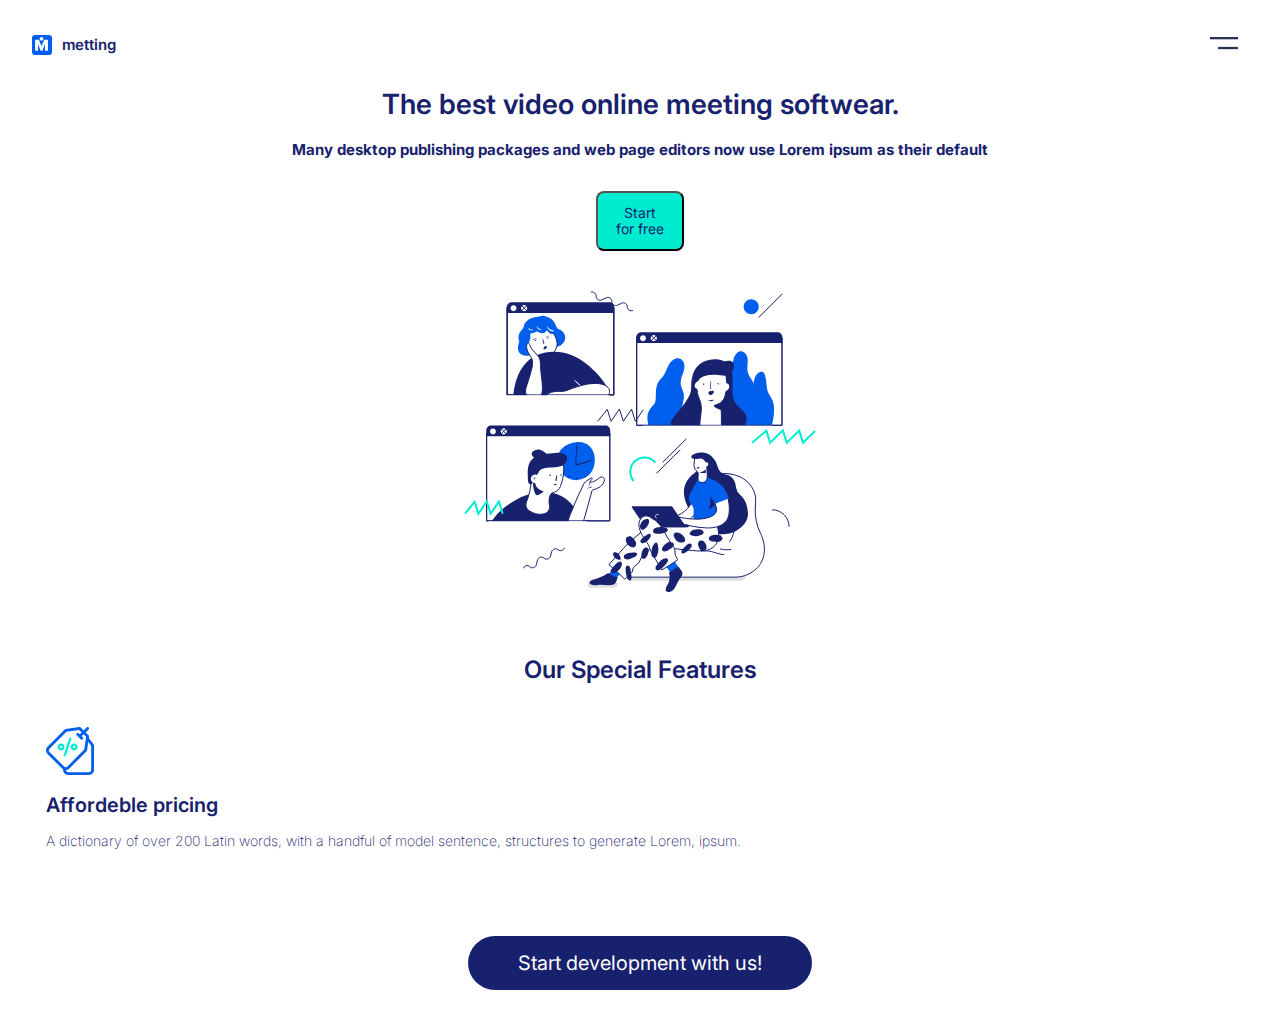
<file: index.html>
<!DOCTYPE html>
<html lang="en">
<head>
    <meta charset="UTF-8">
    <meta http-equiv="X-UA-Compatible" content="IE=edge">
    <meta name="viewport" content="width=device-width, initial-scale=1.0">
    <link rel="stylesheet" href="./css/normolize.css"> 
    <link rel="preconnect" href="https://fonts.googleapis.com">
    <link rel="preconnect" href="https://fonts.gstatic.com" crossorigin>
    <link href="https://fonts.googleapis.com/css2?family=Inter:wght@200;400;600&display=swap" rel="stylesheet">
    <link rel="stylesheet" href="./css/ex.css">
    <link rel="stylesheet" href="./css/modal.css">

   
    <title>Чернышова Вика 211-326 25_01_2023</title>
</head>
<body class="wrapper">
    <header>
        <h1>Exam</h1>
        <div class="div2"><div class="div1"><img src="/svg/Subtract.svg" alt="icon">
        <p class="metting">metting</p></div>
        <div class="divheader2"><div class="divheader"><a class="a1440">Home</a>
        <a href="models.html" class="a1440">Features</a>
        <a class="a1440">Pricing</a></div>
        <div class="divheader"><a class="a1440">Sing in</a>
        <a class="download a1440 ">Downlaod</a></div>
        <button  class="menu"><img  src="/svg/Group 73.svg" alt="menu"></button></div></div> 
    </header>

    <main>
        <section>
            <div class="div6"><div class="div5"><h2 class="h21">The best video online meeting softwear.</h2>
            <h3 class="h31">Many desktop publishing packages and web page editors now use Lorem ipsum as their default </h3>
            <button class="a1" name="login" id="btnmodal"> Start for free</button>


            <div class="modal" id="mymodal">
                <div class="modal-window">
                    <form method="post" name="formM" id="formMDL">
                    <label>
                        <h2 class="h2modal">Log in</h2>
                        <p class="pform">Password :</p>
                        <input class="inptr" type="password" id="pass" name="password" minlength="6" placeholder="Create password" required>
                    </label>
                    <p class="h44" id="error1"></p>

                    <label>
                        <p class="pform">E-mail : </p>
                        <input class="inptr" type="email" name="email" id="maiL" placeholder="vvvv@email.com" required>
                        
                    </label>
                    <p class="h44" id="error2"></p>
                    <div class="divbuts">
                            <button class="formbuts" id='check' name="passCheck"> Check password</button>
                            <input class="formbuts" type="submit" id="sendFrm" value="Send">
                        </div></form>
                    </div>
                
            </div>
            

            
            <img class="people" src="/svg/Group 1457.svg" alt="people">
        </section>

        <section>
            <h2 class="h22">Our Special Features</h2>
            <div class="div7"><img class="ticket" src="/svg/Group.svg" alt="ticket">
            <div class="div3"><h3 class="h32">Affordeble pricing </h3>
            <h4>A dictionary of over 200 Latin words, with a handful of model sentence, structures to generate Lorem, ipsum.</h4></div></div>
        </section>
        <p ><a href="mate.html" class="buttonstart" name="start">Start development with us!</a></p>
        <script src="lr3.js"defer></script>
    </main>


</body>
</html>
</file>
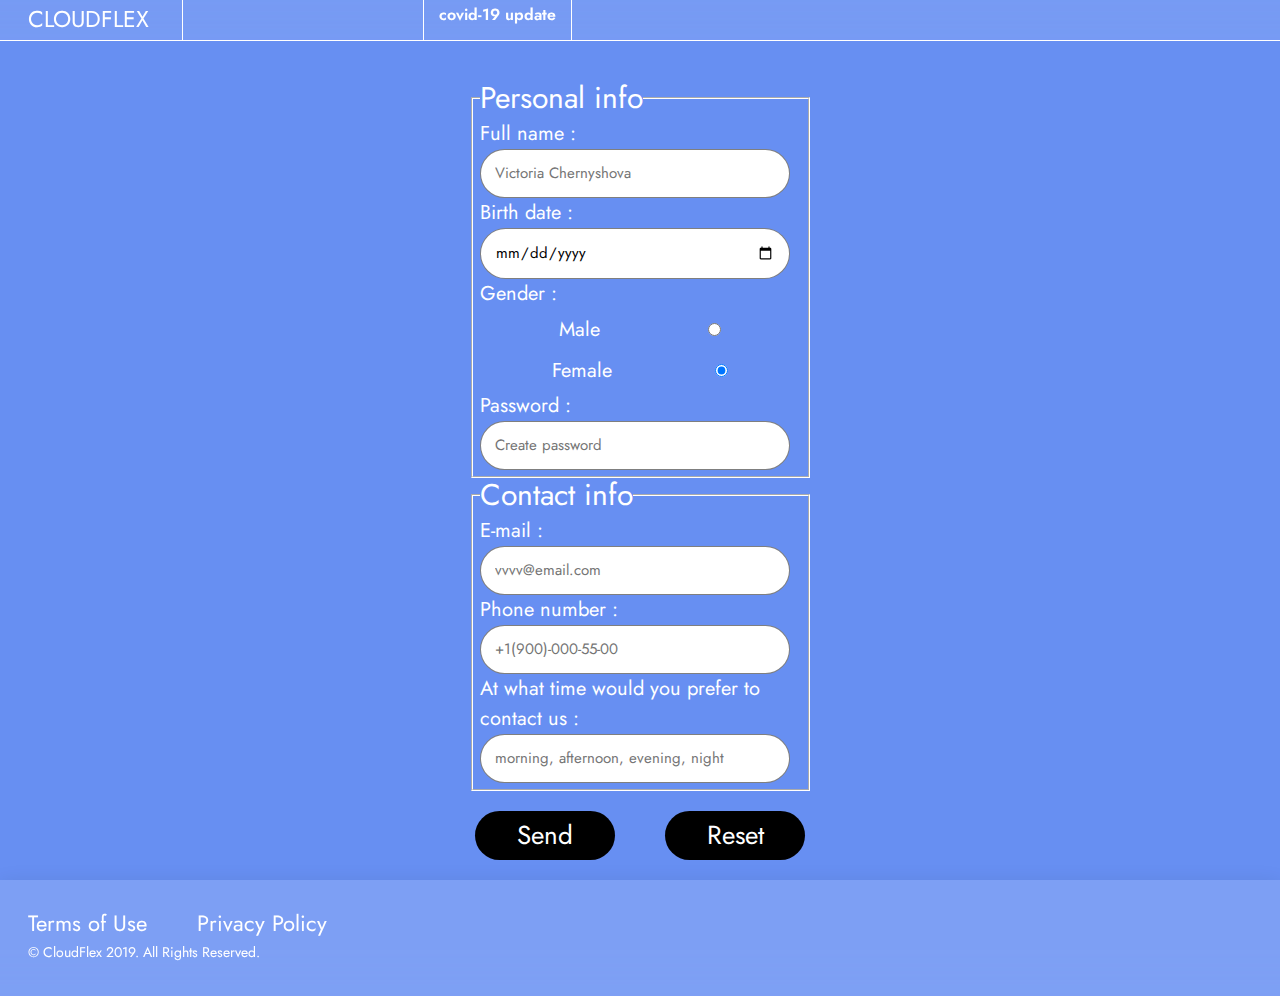
<file: form.html>
<!DOCTYPE html>
<html lang="en">
<head>
    <meta charset="UTF-8">
    <meta http-equiv="X-UA-Compatible" content="IE=edge">
    <meta name="viewport" content="width=device-width, initial-scale=1.0">
    <link rel="stylesheet" href="./css/normolize.css"> 
    <link rel="preconnect" href="https://fonts.gstatic.com" crossorigin>
    <link href="https://fonts.googleapis.com/css2?family=Jost:wght@400;600;700&display=swap" rel="stylesheet">
    <link rel="stylesheet" href="./css/style.css"> 
    <title>CLOUDFORM</title>
</head>
<body>
    <header class="headerfrm">
        <h1 >Main cloude flex</h1>
        
        <div class="cont2"><a class="cloud" href="mate.html">CLOUDFLEX</a>
        <hr class="hrDeks">
        <a class="Amenu" href="mate.html"> about us</a> 
        <a class="Amenu"> contact</a>
        <div class="conthead"><hr class="hrDeks">
        <a class="covid">covid-19 update</a> 
        <hr class="hrDeks3">
        <a href="mate.html" class="planet"><img  src="/svg/earth 1.svg" alt="planet"></a></div>
        <button class="menub" name="menu"><img src="/svg/Group 43.svg" alt="кнопка меню"></button></div>
        <hr class="hr1">

    </header>
    <main>
        <form method="post" name="form1" data-netlify="true">
            <fieldset>
                <legend>Personal info</legend>
                <label>
                    <p class="pform">Full name :</p>
                    <input class="inptr" type="text" placeholder="Victoria Chernyshova" name="name" required>
                </label>
                <label>
                    <p class="pform">Birth date :</p>
                    <input  class="inptr" type="date" placeholder="yy.mm.dd" name="date" required>
                </label>
                <p class="pform">Gender :</p>
                <label> <div class="divgender">
                    <p class="gender">Male</p>
                    <input type="radio" name="radio1" value="M" checked> 
                </div></label>


                <label><div class="divgender">
                    <p class="gender">Female</p>
                    <input type="radio" name="radio1" value="F" checked>
                </div></label>
                <label>
                    <p class="pform">Password :</p>
                    <input class="inptr" type="password" name="password" minlength="6" placeholder="Create password" checked>
                </label>
            </fieldset>
            <fieldset>
                <legend>Contact info</legend>
                <label>
                    <p class="pform">E-mail : </p>
                    <input class="inptr" type="email" name="email"  placeholder="vvvv@email.com" checked>
                </label>
                <label>
                    <p class="pform">Phone number :</p>
                    <input class="inptr" type="tel" name="number" placeholder="+1(900)-000-55-00" >
                </label>
                <label>
                    <p class="pform">At what time would you prefer to contact us :</p>
                    <input class="inptr" type="text" name="time" placeholder="morning, afternoon, evening, night" >
                </label>
            </fieldset>
            
            <div class="divbuts"><input class="formbuts" type="submit" value="Send">
            <input class="formbuts" type="reset" value="Reset"></div>
        </form>

    </main>
    <footer class="colorfooter">
        <ul>
            <div class="divA"><div class="divF"><div class="divfooter"><li><a class="infooter" href="#">Terms of Use</a></li>
            <li><a class="infooter1" href="#">Privacy Policy</a></li></div>
            <li>
                <p class="section2devfooter">© CloudFlex 2019. All Rights Reserved.</p>
            </li></div>
            <a href="#" class="divfF" class="svg1"><img src="/svg/linkedin 1.svg" alt="inst"></a>
            <a href="#" class="divfF" class="svg2"><img src="/svg/Vector.svg" alt="fb"></a>
            <a href="#" class="divfF" class="svg3"><img src="/svg/instagram 1.svg" alt="tw"></a></></div> 
        </ul>
    </footer>
</body>
</html>
</file>
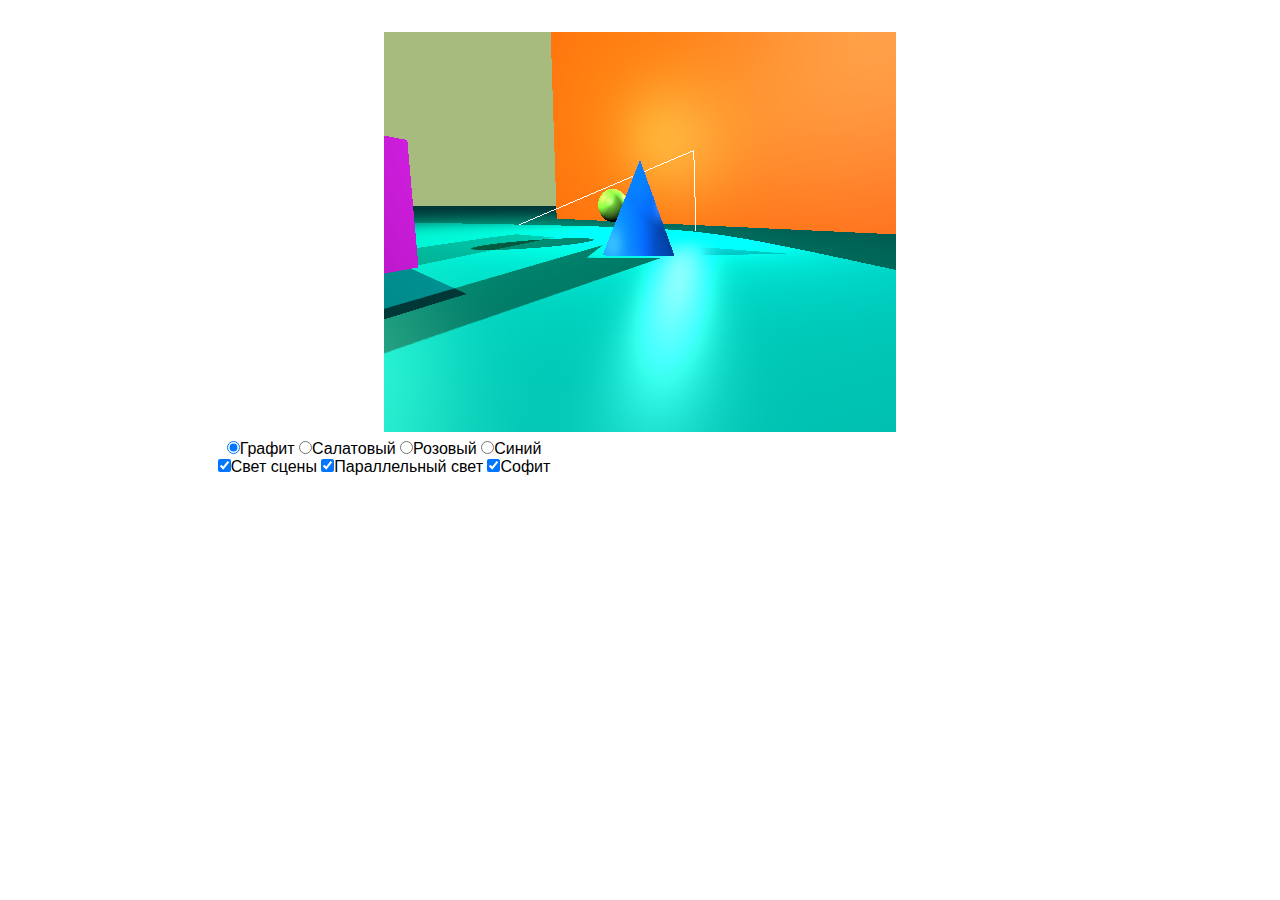
<file: models.html>
<!DOCTYPE html>
<html lang="en">
<head>
    <meta charset="UTF-8">
    <meta http-equiv="X-UA-Compatible" content="IE=edge">
    <meta name="viewport" content="width=device-width, initial-scale=1.0">
    <link rel="stylesheet" href="./css/normolize.css"> 
    <link rel="preconnect" href="https://fonts.googleapis.com">
    <link rel="preconnect" href="https://fonts.gstatic.com" crossorigin>
    <link href="https://fonts.googleapis.com/css2?family=Inter:wght@200;400;600&display=swap" rel="stylesheet">
    <style>
    body {
        margin: 0;
        font-family: sans-serif;
      }
      .threejs {
        position: relative;
        top:2rem;
        margin-right: auto;
        margin-left: auto;
        width: 40%;
        aspect-ratio: 1;
        height: 400px;
      }
      form {
        position: relative;
        top: 40px;
        width: 60%;
        margin: auto 0;
        text-align: center;
      }</style>
    <title>Treejs</title>
</head>
<body>
  <div class="threejs"></div>
  <form>
    <label
      ><input type="radio" value="#45457F" name="color" checked />Графит</label>
    <label><input type="radio" value="#40e601" name="color" />Салатовый</label>
    <label><input type="radio" value="#ab5c78" name="color" />Розовый</label>
    <label><input type="radio" value="#111eee" name="color" />Синий</label>
  </form>
  <form>
    <label><input type="checkbox" id="hemi" checked />Свет сцены</label>
    <label><input type="checkbox" id="direct" checked />Параллельный свет</label>
    <label><input type="checkbox" id="point" checked />Софит</label>
  </form>
  <script type="module" src="three.js"></script>
  <script type="module" src="model1.js"></script>
</body>
</html>
</file>
<file: css/ex.css>
:root {
    font-size: 62.5%;
    --primary-color: #18216d;
    --primary-color1: #fff;
    --primary-color2:#00ECD0; 
    font-family: "Inter", sans-serif;
    font-weight: 400;
}
h1{
    display:none;
}

.metting{
    font-weight: 600;
    font-size: 1.5rem;
    line-height: 12px;
    color:var(--primary-color);
    margin: 0;
}
.div1{
    display:flex;
    flex-direction: row;
    align-items: center;
    gap: 1rem;
}
.div2{
    margin-left: 1.6rem;
    margin-right: 2rem;
    display: flex;
    flex-direction: row;
    justify-content: space-between;
    align-items: center;
}
.menu{
    border: 0;
    background: none;
    margin: 0;
}
header{
    padding-top: 3.5rem;
    padding-bottom: 3.5rem;
}
h2{
    font-weight: 600;
    font-size: 2.4rem;
    line-height: 1;
    color:var(--primary-color);
    text-align: center;
    margin: 0;
}
.h21{
    font-size: 2.8rem;
    margin-left: 4.2rem;
    margin-right: 4.2rem;
}
.h31{
    font-size: 1.5rem;
    color: var(--primary-color);
    line-height: 2.3rem;
    text-align: center;
    margin-left: 5rem;
    margin-right: 5rem;
    margin-top: 2rem;
}
a{
    text-decoration: none;
}
.a1{
    display: block;
    text-align: center;
    font-size: 1.4rem;
    padding: 1.6rem;
    padding-top: 1.2rem ;
    padding-bottom:1.2rem;
    line-height: 1.6rem;
    max-width: 8.8rem;
    background: var(--primary-color2);
    color: var(--primary-color);
    margin-left: auto;
    margin-right: auto;
    border-radius: .8rem;
    margin-top: 3rem;
    margin-bottom: 4rem;
}
.people{
    display: block;
    margin-left: auto;
    margin-right: auto;
    padding-bottom: 6.6rem;
}
.h22{
    margin-bottom: 4.5rem;
}
.h32{
    color:var(--primary-color);
    font-size: 2rem;
    line-height: 1;
    font-weight: 600;
    margin-bottom: 0;
}
.ticket{
    margin-left: 3rem;
    display:block;
}
h4{
    color: var(--primary-color);
    padding-bottom: 6rem;
    font-size: 1.4rem;
    line-height: 1;
    font-weight: 200;
}
.div3{
    margin-left: 3rem;
    margin-right: 2.5rem;
    display: flex;
    flex-direction: column;
}
.wrapper {
    max-width: 1440px;
    margin-left: auto;
    margin-right: auto;
    padding-left: 16px;
    padding-right: 16px;
}

.a1440{
    display:none;
}


.people2{
    display:none;
}

fieldset{
    max-width: 320px;
    margin-left: auto;
    margin-right: auto;
    border-color: var(--primary-color);
    margin-bottom: 4rem;
}
.buttonstart {
    display: block;
    border-radius:9rem;
    font-size: 2rem;
    line-height: 1.5;
    background: var(--primary-color);
    color: var(--primary-color1);
    text-align: center;
    margin-right: auto;
    margin-left: auto;
    padding:.6em;
    margin-bottom: 4rem;
    max-width: 320px;
    
}
@media (max-width:1024px){
    .people{
        width:100%
    }
}

@media (min-width:1440px){
    .a1440{
        display: flex;
        font-size: 1.8rem;
        color: var(--primary-color);

    }
    .menu{
        display: none;
    }
    .divheader{
        align-items: center;
        gap:5rem;
        display: flex;
        flex-direction: row;
    }
    .divheader2{
        gap:70rem;
        display: flex;
        flex-direction: row;
        align-items: center;
    }
    .download{
        display: block;
        text-align: center;
        font-size: 1.4rem;
        padding: 1.6rem;
        padding-top: 1.2rem ;
        padding-bottom:1.2rem;
        line-height: 1.6rem;
        max-width: 8.8rem;
        background: var(--primary-color);
        color: var(--primary-color1);
        margin-left: auto;
        margin-right: auto;
        border-radius: .8rem;
    }
    .download:hover{
        min-width: 10rem;
        font-size: 1.8rem;
        transition-duration: .9s;
    }
    .metting{
        font-size: 2rem;
    }
    .div5{
        display:flex;
        flex-direction: column;
        margin-left: 21rem;
        align-items: flex-start;
    }
    .a1{
        margin-left: 0;
        font-size: 1.7rem;
        max-width: 12rem;
        padding:2rem;
    }
    .h21{
        margin-left: 0;
        font-size: 4.8rem;
        text-align: left;
    }
    .h31{
        margin-left: 0;
        font-size: 1.8rem;
        text-align: left;
    }
    .people{
        width:60%;
    }
    .people2{
        display: flex;
    }
    .div6{
        align-items: center;
        display: flex;
        flex-direction: row ;
    }
    .h22{
        font-size: 4.8rem;
    }
    .div7{
        width:45rem;
        display: flex;
        flex-direction: row;
        justify-content: center;
        margin-left: auto;
        margin-right: auto;
    }
    .h32{
        font-size: 2.4rem;
    }
    h4{
        font-size: 1.6rem;
    }
    .ticket{
        width: 7.2rem;
    }
}
</file>
<file: css/modal.css>
:root {
    font-size: 62.5%;
    --primary-color: #18216d;
    --primary-color1: #fff;
    --primary-color2:#00ECD0; 
    font-family: "Inter", sans-serif;
    font-weight: 400;
}
.inptr{
    margin-left: 1.5rem;
    border-width: 0;
    border-radius: 9rem;
    padding: 0;
    font-size: 1.5rem;
    border: 1px solid rgba(0, 0, 0, 0.5);
    margin-left: auto;
    margin-right:auto;
    padding-left: 1.4rem;
    padding-right: 1.4rem;
    line-height: 4.7rem;
    min-width:27rem;
}
.pform{
    font-size: 2rem;
    line-height: 1.5;
    color: var(--primary-color1);
    margin-top: 0;
    margin-bottom: 0;
}
.modal{
    position: fixed;
    left: 0;
    top:0;
    visibility: hidden;
    opacity: 0;
    width:100%;
    height: 100vh;
    background-color:rgba(0, 0, 0, .7);


    z-index: 0;
}
/* .modal.overlay{
    position: absolute;
    top: 0;
    left: 0;
    width: 100%;
    height: 100%;
    
    
   
} */
.modal-window{
    position: relative;
    z-index: 2;
    margin-left: auto;
    margin-right: auto;
    display: flex;
    flex-direction: column;
    margin-top: 5rem;
    margin-bottom: auto;

    padding: 2rem;
    max-width: 30rem;
    background-color:  #678ff2;
    border-radius: 2rem;
    border: 1px solid rgba(255, 255, 255, 0.5);

    box-shadow: 0px 0px 61px 15px rgba(0, 0, 0, 0.63);

}
.formbuts{
    font-size: 2.6rem;
    line-height: 4.7rem;
    background-color: var(--primary-color);
    color: var(--primary-color1);
    border-radius: 9rem;
    text-align: center;
    max-width:30rem;
    padding-left: 0;
    padding-right: 0;
    border: 0;
}
.divbuts{
    display: flex;
    flex-wrap: nowrap;
    flex-direction: column;
    justify-content: center;
    gap: 2.5rem;
    padding-top: 3rem;
    padding-bottom: 2rem;
}
.h2modal{
    color:var(--primary-color1);
    font-weight: 600;
    line-height: 1.5;
    font-size: 3rem;
    margin-bottom: 1rem;
}
.h44{
    color: var(--primary-color1);
    margin-bottom: 0;
    font-size: 1.3rem;
    line-height: 1;
}
</file>
<file: css/style.css>
:root {
    font-size: 62.5%;
    --primary-color: #000;
    --primary-color1: #fff;
    --primary-color2: #678ff2;
    font-family: "Jost", sans-serif;
    font-weight: 400;
    margin-left: auto;
}
html, body { height: 100%;}

body > footer {
    position: sticky;
    top: 100vh;
}

body {
    margin-left: auto;
    background: var(--primary-color2);
}


.cloud {
    font-size: 2.3rem;
    line-height: 1.3;
    color: var(--primary-color1);
    text-align: right;
    margin-left:2.8rem;
}
.hr1{
    height: 1px;
    background:var(--primary-color1);
    margin:0;
    border:0;
}
.hr2{
    display: block;
    text-align: center;
    padding-bottom: 1px;
    background:var(--primary-color1);
    margin-left: 0;
    margin-right: 0;
    border:0;

}
.menub{
    display: block;
    margin-left: auto;
    margin-right:2.8rem;
    background: none;
    border-width: 0;
    display: block;
    margin-right: 1rem;
    padding:0;
}
.cont2{
    display:flex;
    flex-wrap: nowrap;
    background: rgba(255, 255, 255, 0.1);
    backdrop-filter: blur(20px);
    padding-top: 1rem;
    padding-bottom: 1rem;

}

.section1 {
    margin-left:2.8rem;
    font-weight: 700;
    font-size: 4.5rem;
    line-height: 0.88;
    display:flex;
    flex-wrap: wrap;
    text-shadow: 0px 4px 4px rgba(0, 0, 0, 0.25);
    color: var(--primary-color);
    text-align: left;
    margin-top: 0;
    margin-bottom: 0;
}
.cont3{
    margin-bottom: 15rem;
}
.cont4{
    display: flex;
    flex-wrap: wrap;
}

.buttonstart {
    border-radius:9rem;
    font-size: 2rem;
    line-height: 1.5;
    background: var(--primary-color);
    color: var(--primary-color1);
    text-align: center;
    
    margin-left: 2.8rem;
    padding:.6em;
    
}
.buttonstart2 {
    display: none;
    border-radius:9rem;
    font-size: 2rem;
    line-height: 1.5;
    background: var(--primary-color);
    color: var(--primary-color1);
    text-align: center;
    
    margin-left: 2.8rem;
    padding:.6em;
    
}

.scrolldown {
    font-size: 1.6rem;
    line-height: 1.88;
    color: var(--primary-color1);
    writing-mode: vertical-rl;
    margin-left:0;
    margin-right: 0;
}
.hrofscroll{
    display: block;
    writing-mode: vertical-rl;
    color: var(--primary-color1);
    width: .1rem;
    height: 7.5rem;
    margin-left: 1.3rem;
    border: 0;
    background-color: var(--primary-color1);
    margin-top: 1.5rem;
}
.verticalDiv{
    flex-wrap: wrap;
}
.dove{
    position: absolute;
    bottom: 0;
    left: -15px;
}

.cookies {
    font-size: 1rem;
    line-height: 1.4;
    color: var(--primary-color);
    text-align: left;
    margin-left: 9.8rem;
    padding:1rem;
    margin-bottom: 0;
}


.buttonaccept {
    font-size: 3rem;
    line-height: 0.466;
    color: var(--primary-color);
    background: none;
    display: block;
    margin-right: auto;
    margin-left: auto;
    text-align: center;
    border-width: 0;
    padding:2rem;
}
.scrollarticle{
    display:flex;
    flex-wrap: nowrap;
    padding-top: 5rem;
    
}

.underaccept {

    font-size: 4rem;
    line-height: 0.75;
    color: var(--primary-color1); 
    text-align: center;

}
.sect2Div{
display: block;
text-align: center;
background: rgba(255, 255, 255, 0.1);
backdrop-filter: blur(20px);
border-radius: 2rem;
width: 14.044rem;
min-height: 15.25rem;
}
.lineheight{
    line-height: 1.8;
    padding: 1rem;
}
.section2devfooter {
    margin: 0;
    font-size: 1.4rem;
    line-height: 2.14;
    text-align: left;
    color: var(--primary-color1);

}
/* вторая секция*/
.section2Dev{
    font-size: 1.2rem;
    line-height: 1.6;
    color: var(--primary-color1);
    margin: 0;

}
.section2h3R {
    margin: 0;
    font-size: 1.2rem;
    line-height: 1.6;
    color: var(--primary-color);
}

.section2h3 {
    margin: 0;
    font-size: 1.2rem;
    line-height: 1.6;
    color: var(--primary-color);
}
.conteiner{
    display: flex;
    flex-wrap: wrap;
    justify-content: center;
    margin: 2.8rem;
    gap:2.8rem;
    text-align: center;
}

.indevelop {
    margin: 0;
    font-size: 1.1rem;
    line-height: 1.636;
    color: var(--primary-color1);
    padding:1rem;
}

.insection2 {
    margin: 0;
    font-size: 1.2rem;
    line-height: 1.5;
    color: var(--primary-color);
    padding:1rem;
}

.insection2R {
    margin: 0;
    font-size: 1.2rem;
    line-height: 1.5;;
    color: var(--primary-color);
    padding:1rem;
}
/* уже третья секция*/
.section3h2 {

    font-size: 3.5rem;
    text-align: left;
    line-height: 1.4;
    color: var(--primary-color1);
    margin-left: 2.8rem;

}
.section3h2R {
    font-size: 3.5rem;
    text-align: right;
    line-height: 1.4;
    color: var(--primary-color1);
    margin-right: 2.8rem ;

}


.insectoin3 {
    font-size: 1.8rem;
    line-height: 1.11;
    color: var(--primary-color1);
    text-align: left;
    margin-left: 2.8rem;
    margin-right: .5rem;
}
.insectoin3R {
    font-size: 1.8rem;
    line-height: 1.11;
    color: var(--primary-color1);
    text-align: right;
    margin-right: 2.8rem;
    margin-left: .5rem;
}
.comp{
    display: block;
    margin-left: auto;
}
.comp2{
    visibility: hidden;
}
.cactus{
    display: block;
    margin-left: auto;
}
/* четвертая секция*/
.section4 {
    font-size: 3.5rem;
    line-height: 0.857;
    color: var(--primary-color1);
    text-align: center;
}
.T{
    font-size: 3.5rem;
    line-height: 0.857;
    color: var(--primary-color1);
    text-align: center;
    margin-bottom: 8rem;
}

.insection4 {
    display:block;
    box-sizing: border-box;
    padding-top: 5px;
    font-size: 2.5rem;
    line-height: 1;
    text-align: center;
    margin-top : 5rem;
    margin-left: auto;
    margin-right: auto;
    background: rgba(255, 255, 255, 0.1);
    backdrop-filter: blur(20px);
    border-radius: 1.5rem;   
    width: 31.873rem;
    min-height: 25rem;   
    padding-top: 2rem;
    color: var(--primary-color1);
}
.cont5{
    display:flex;
    flex-direction: column;

}
.artf{
    padding-left: 3rem;
    padding-right: 3rem;
    margin-top: 0;
    margin-bottom: 0;

}
.artf1{
    padding-left: 4rem;
    padding-right: 4rem;
    margin-top: 0;
    margin-bottom: 0;

}
.div5s{
    display: flex;
    flex-wrap: wrap;
    flex-direction: row;
    margin-left: 2.8rem;
    margin-right: 2.8rem;
    margin-left: 2.8rem;
    margin-right: 2.8rem;
    justify-content: center;

}

/* пятая секция */
.section5 {
    font-size: 3.5rem;
    line-height: 1.143;
    text-align: center;
}

.inform {
    font-size: 1.8rem;
    text-align: center;
    color: rgba(0, 0, 0, 0.5);
}

.buttomsend {
    font-size: 2.6rem;
    line-height: 4.7rem;
    background-color: var(--primary-color);
    color: var(--primary-color1);
    border-radius: 9rem;
    text-align: center;
    margin-left: 2.8rem;
    margin-right: 2.8rem;
    min-width:32rem;
    padding-left: 0;
    padding-right: 0;
    border: 0;
}

.infooter {
    text-decoration: none;
    font-size: 2.2rem;
    line-height: 1.364;
    color: var(--primary-color1);
}
.infooter1 {
    text-decoration: none;
    font-size: 2.2rem;
    line-height: 1.364;
    color: var(--primary-color1);
    margin-left: 5rem;
}


.colorfooter {
    background: rgba(255, 255, 255, 0.15);
    box-shadow: 0px 4px 20px rgba(0, 0, 0, 0.1);
    backdrop-filter: blur(20px);
    margin:0;
    padding: 2.8rem;
}
.divfooter{
    display: flex;
    flex-wrap: nowrap;
}

.s1{
    background-image: url(/img/Cloud-transformed.png);
    background-repeat: no-repeat;
    margin-right: auto;
    padding-bottom: 100px;

}
.s2{
    margin-right: auto;
    padding-bottom: 115px ;
}
.s3{
    padding-bottom: 107px ;
}
.s4{
    padding-bottom: 172px ;
}
.s5{
    padding-bottom: 15px ;
}

ul{
    margin:0;
    list-style-type: none;
    padding:0;
}
a{
    text-decoration: none;
}
article{
    text-align: center;
    
    margin-right: 2.8rem;
    margin-top: 10rem;
    margin-left: 2.8rem;
    background: rgba(255, 255, 255, 0.1);
    backdrop-filter: blur(20px);
    border-radius: 20px;
    max-width: 72.1rem;
}

header{
    padding-bottom: 134px;
    width: 100%;
}
h1{
    display: none;
    margin:0;
}
h2{
    margin-top: 0;
    margin-bottom: 0;
}
blockquote{

    margin-left:4rem;
    font-size: 1.4rem;

    color: var(--primary-color1);
}
.inputf{

    border-width: 0;
    border-radius: 9rem;
    padding: 0;
    text-align: left, 3.3rem;  
    border: 1px solid rgba(0, 0, 0, 0.5);
    margin-left: 2.8rem;
    margin-right: 2.8rem;
    padding-left: 1.4rem;
    line-height: 4.7rem;
    min-width:31.65rem;
    box-sizing: border-box;
    resize: none;
}

.divinta{

    display: flex;
    flex-wrap: nowrap;
    padding-bottom: 2rem;
}

.svg1{
    margin-right: 1.4rem;
    margin-left: 15rem;
}

.svg2{
    margin-right: 1.4rem;
    margin-left: 5rem;
}

.svg3{
    margin-right: 1.4rem;
    margin-left: auto;
}
.img1{
    margin:0;
    background: none;
    display: block;
    border-width: 0;
    margin-right: auto;
}
.img2{
    margin:0;
    background: none;
    display: block;
    border-width: 0;
    margin-left: auto;
}


label{
    margin-left: 0;
}

.img4s{
    padding-top: 1rem;
    display: block;
    border-radius:0 0 1.5rem 1.5rem;
}
.img5s{
    width:3rem;
    display: block;
    border-radius:1.5rem 1.5rem 1.5rem 1.5rem;
    margin-left: 3.2rem;
}
.inputradio{

    transform: matrix(1, 0, 0, -1, 0, 0);
    margin:.2rem;
    gap: 3rem;
}
.h2hibe{
    display: none;
}
.svgg{
    padding-top: 1rem;
}
.hrDeks{
    display:none;
}
.hrDeks3{
    display:none;
}
.covid{
    display:none;

}
.Amenu{
    display:none;
}
.planet{
    display:none;
}
.divfF{
    display:none;
}
.comp2{
    display:none;
}
.cloud1{
    background-image: url(/img/Cloud-transformed.png);
}
.cloud3{
    display: block;
    margin-left: auto;
    padding-bottom: 3rem;
    padding-top: 3rem;
    margin-right:0;
}
.phone2{
    display:none;
}
.headerfrm{
    padding-bottom: 4rem;
}

/* -----------------------------------------FORM--------------------------------- */

.inptr{
    
    border-width: 0;
    border-radius: 9rem;
    padding: 0;
    font-size: 1.5rem;
    border: 1px solid rgba(0, 0, 0, 0.5);
    margin-left: auto;
    margin-right:auto;
    padding-left: 1.4rem;
    padding-right: 1.4rem;
    line-height: 4.7rem;
    min-width:28rem;
}
.pform{
    font-size: 2rem;
    line-height: 1.5;
    color: var(--primary-color1);
    margin-top: 0;
    margin-bottom: 0;
}
fieldset{
    max-width: 320px;
    margin-left: auto;
    margin-right: auto;
    border-color: var(--primary-color1);
}
legend{
    font-size: 3rem;
    color: var(--primary-color1);
}
.gender{
    font-size: 2rem;
    color: var(--primary-color1);
}
.divgender{
    display: flex;
    flex-wrap: nowrap;
    justify-content: space-evenly;
    gap: 3rem;
    line-height: .1rem;
}
.formbuts{
    font-size: 2.6rem;
    line-height: 4.7rem;
    background-color: var(--primary-color);
    color: var(--primary-color1);
    border-radius: 9rem;
    text-align: center;
    min-width:14rem;
    padding-left: 0;
    padding-right: 0;
    border: 0;
}
.divbuts{
    display: flex;
    flex-wrap: nowrap;
    flex-direction: row;
    justify-content: center;
    gap: 5rem;
    padding: 2rem;
}
.formbuts:hover{
    min-width: 16rem;
    font-size: 1.8rem;
    transition-duration: .7s;
}
.inptr:hover{
    font-size: 1.8rem;
    transition-duration: .5s;
}
input:focus{
    background-color: darkgrey;
}
a:visited{
    color:grey;
}
p::selection{
    background-color: var(--primary-color);
    
}
legend::selection{
    color:var(--primary-color2);
    background-color: #000;
}
/* ============================================================================= */
/*--------------------------------------4 LABA---------------------------------- */


@media (min-width:425px) {
    .conteiner{
        gap:3.5rem;
    }
    
}
/* -------------------------------------768------------------------------------- */
@media (min-width:768px) {
    .section1{
        margin-left:3.8rem;
        font-size: 6rem;
        line-height: 1;
    }
    .buttonstart{
        margin-left: 3.8rem;
    }
    article{
        margin-left: 3.8rem;
        margin-right: 3.8rem;
    }
    .underaccept{
        padding-bottom: 2rem;
    }
    .sect2Div{
        margin-left: 1rem;
        margin-right: 1rem;
    }
    .conteiner{
        gap:5rem;
    }
    .section3h2{
        margin-left: 3.8rem;
    }
    .section3h2R{
        margin-right: 3.8rem;
    }
    .insectoin3{
        margin-right: 20rem;
        margin-left: 3.8rem;
    }
    .insectoin3R{
        margin-left: 20rem;
        margin-right: 3.8rem;
    }
    .contT{
        
        display: flex;
        flex-direction: column;
        background: rgba(255, 255, 255, 0.15);
        box-shadow: 0px 4px 20px rgba(0, 0, 0, 0.1);
        backdrop-filter: blur(20px);
        border-radius: 20px;
        max-width:50rem ;
        margin-left: auto;
        margin-right: auto;

    }

    blockquote{
            padding:1rem;
            margin-left: 0;
            margin-right: 0;
    }
    .inputf{
        min-width: 45rem;
    }
    .buttomsend{
        min-width:45rem;
    }

}

/* -------------------------------------1024------------------------------------- */
@media (min-width:1024px) {
    .hrDeks{
        display: flex;
        writing-mode: vertical-rl;
        color: var(--primary-color1);
        width: .1rem;
        height: 3.99rem;
        border: 0;
        background-color: var(--primary-color1);
    }
    .hrDeks3{
        display: flex;
        writing-mode: vertical-rl;
        color: var(--primary-color1);
        width: .1rem;
        height: 3.99rem;
        border: 0;
        background-color: var(--primary-color1);
        
    }
    .covid{
        display: flex;
        font-weight: 600;
        font-size: 1.6rem;
        line-height: 1.875;
        color: var(--primary-color1);
    }
    .cloud {
        display: flex;
        text-align: right;
        margin-left:2.8rem;
        margin-right: 2.8rem;
    }
    .menub{
        display: none;
    }
    .cont2{
        display:flex;
        flex-wrap: nowrap;
        background: rgba(255, 255, 255, 0.1);
        backdrop-filter: blur(20px);
        align-items: center; 
        padding-top: 0;
        padding-bottom: 0;
        justify-content: space-between;
    }
    .conthead{
        display: flex;
        gap: 1rem;
        margin-left: 23rem;
        margin-right: auto;

    }
    .Amenu{
        visibility: visible;
        font-weight: 400;
        font-size: 2.2rem;
        line-height: 1.4;
        color: var(--primary-color1);
        margin-left: 9.4rem ;
    }
    .planet{
        visibility: visible;
    }
    .buttonstart {
        display: none;
  
        
    }
    .buttonstart2 {
        display: flex;

    }
    .cont7{
        display: flex;
        flex-wrap: nowrap;
        align-items: center;
    }
    .artdiv{
        display: flex;
        flex-wrap: nowrap;
    }
    .hr2{

        writing-mode: vertical-rl;
        width:1px;
        min-height: 6.8rem;
    
    }
    article{

       
        margin-right: auto;
        margin-top: 10rem;
        margin-left: auto;
        max-width: 72.1rem;
    }
    .conteiner{
        gap:8rem;
        margin:3.8rem;
        margin-left: 5rem;
        margin-right: 5rem;
    }
    .sect2Div{
        margin-left: 2rem ;
        margin-right: 2rem;
    }
    .insection4{
        display: flex;
        flex-wrap: wrap;
    }
    .div3{
        display: flex;
        flex-wrap: nowrap;
        gap:1rem;
        justify-content: center;
    }
    .div5s{
        gap: 1rem;
    }
    .img2{
        margin-left: 15rem;
    }
    .img1{
        margin-right: 15rem;
    }
    .inputf{
        min-width: 60rem;
    }
    .buttomsend{
        min-width:60rem;
    }
    .divinta{
        visibility: hidden;
    }
    .divF{
        display: flex;
        flex-wrap: nowrap;
        flex-direction: column;
    }
    .divA{
        display: flex;
        flex-wrap: nowrap;
        align-items: center;
        justify-content: space-between;
    }
    .divAAA{
        display: flex;
        flex-wrap: nowrap;
        gap:5rem
    }
    .svg3{
        margin:0;
    }
    .svg2{
        margin:0;
        
    }
    .svg1{
        margin:0;
        padding-left: 40rem ;
    }
    .divfF{
        visibility: visible;
    }

}


/* ------------------------------------1444------------------------------------ */


@media (min-width:1440px){
    .menub{
        display: none;
    }
    .cont2{
        max-width: 1920px;
    }
    .conthead{
        margin-right: 1.4rem;
        margin-left:70rem;
    }
    .section1{
        font-weight: 700;
        font-size: 12rem;
        line-height: 1.5;
        text-shadow: 0px 12px 10px rgb(0 0 0 / 25%);
    }
    .cont4{
        justify-content: center;
        }
    .buttonstart2{
        font-weight: 400;
        font-size: 3.5rem;
        line-height: 1.5;
    }
    .conteiner{
        align-items: stretch;
        flex-direction: row-reverse;
        margin-left:30rem ;
        margin-right:30rem ;
        gap:5rem;
    }
    .section2Dev{
        font-weight: 400;
        font-size: 1.8rem;
        line-height: 30px;
    }
    .lineheight{
    font-size: 1.6rem;
    line-height: 18px;
    margin:0;
    }
    .sect2Div{
        min-width: 16.044rem;
        margin-left: 4rem;
        margin-right: 4rem ;
    }
    .section2h3R{
        font-size: 1.8rem;
        line-height: 30px;
        }
    .insection2R{
        font-size: 1.6rem;
        line-height: 18px;
    }
    .section2h3{
        font-size: 1.8rem;
        line-height: 30px;
    }
    .insection2{
        font-size: 1.6rem;
        line-height: 18px;
    }
    .divhz{
        display: flex;
        flex-wrap: wrap;
        flex-direction: column;
    }
    .divscrol{
        display: flex;
        flex-wrap: wrap;
        justify-content: space-between;
        align-items: center;
    }
    .underaccept{
        margin-left: auto;
        margin-right: auto;
    }
    .cookies{
        font-weight: 500;
        font-size: 1.4rem;
        line-height: 14px;
        margin-top: 0;
    }
    .section3h2{
        margin-left: 14rem;
        margin-bottom: 4rem;
        font-weight: 400;
        font-size: 4.5rem;
        line-height: 24px;
    }
    .section3h2R{
        margin-right: 14rem;
        margin-bottom: 4rem;
        font-weight: 400;
        font-size: 4.5rem;
        line-height: 24px;
    }
    .comp{
        visibility: hidden;
    }
    .comp2{
        visibility: visible;
    }
    .insectoin3{
        margin-left: 14rem;
        font-weight: 400;
        font-size: 2.2rem;
        line-height: 30px;
    }
    .insectoin3R{
        margin-right: 14rem;
        font-weight: 400;
        font-size: 2.2rem;
        line-height: 30px;
    }
    .section4{
        font-weight: 400;
        font-size: 6rem;
        line-height: 30px;
    }
    .div3{
        gap: 7rem;
        margin-top: 5rem;
    }
    .T{
        font-weight: 400;
        font-size: 6rem;
        line-height: 30px;
    }
    blockquote{

        font-weight: 400;
        font-size: 2.2rem;
        line-height: 26px;
    }
    .svg1{
        margin-right: 0;
    }
    .div5s{
        margin-top: 5rem;
    }
    .img5s{
        padding-top: 2rem;
        width: 5rem;
    }
    .Amenu{
        display:flex;
    }
    .planet{
        display:flex;
    }
    .divfF{
        display:flex;
    }
    .comp2{
        display: flex;
    }
    .s1{
        background-size: 1400px;
    }
    .comp{
        display: none;
    }
    .divTEXT{
        display: flex;
        flex-direction: column;
        justify-content: center;
    }
    .divforimg3sect{
        display: flex;
        flex-direction: row;
    }
    .divforimg3sectR{
        display: flex;
        flex-direction: row-reverse;
    }
    .insectoin3{
        margin-right: 0;
    }
    .comp2{
        width:700px;
    }
    .cactus{
        width:700px;
    }
    .phone{
        display:none;
    }
    .phone2{
        display:flex;
        width: 700px;
    }
    .insectoin3R{
        margin-left:0;
    }
    .cloud2{
        width: 400px;
    }
    .cloud3{
        width: 350px;
    }
}




/*--------------------------------------------1920---------------------------*/
@media (min-width:1920px){
    .menub{
        display: none;
    }
    .cont2{
        max-width: 2560px;
    }

    .section1{
        font-weight: 700;
        font-size: 12rem;
        line-height: 1.5;
    }
    .cont4{
        justify-content: center;
        }
    .buttonstart2{
        font-weight: 400;
        font-size: 3.5rem;
        line-height: 1.5;
    }
    .conteiner{
        align-items: stretch;
        flex-direction: row-reverse;
        margin-left:50rem ;
        margin-right:50rem ;
        gap:5rem;
    }
    .section2Dev{
        font-weight: 400;
        font-size: 1.8rem;
        line-height: 30px;
    }
    .lineheight{
    font-size: 1.6rem;
    line-height: 18px;
    margin:0;
    }
    .sect2Div{
        min-width: 16.044rem;
        margin-left: 4rem;
        margin-right: 4rem ;
    }
    .section2h3R{
        font-size: 1.8rem;
        line-height: 30px;
        }
    .insection2R{
        font-size: 1.6rem;
        line-height: 18px;
    }
    .section2h3{
        font-size: 1.8rem;
        line-height: 30px;
    }
    .insection2{
        font-size: 1.6rem;
        line-height: 18px;
    }
    .divhz{
        display: flex;
        flex-wrap: wrap;
        flex-direction: column;
    }
    .divscrol{
        display: flex;
        flex-wrap: wrap;
        justify-content: space-between;
        align-items: center;
    }
    .underaccept{
        font-size: 6rem;
        margin-left: auto;
        margin-right: auto;
    }
    .cookies{
        font-weight: 500;
        font-size: 1.4rem;
        line-height: 14px;
        margin-top: 0;
    }
    .section3h2{
        margin-left: 14rem;
        margin-bottom: 4rem;
        font-weight: 400;
        font-size: 4.5rem;
        line-height: 24px;
    }
    .section3h2R{
        margin-right: 14rem;
        margin-bottom: 4rem;
        font-weight: 400;
        font-size: 4.5rem;
        line-height: 24px;
    }
    .comp{
        visibility: hidden;
    }
    .comp2{
        visibility: visible;
    }
    .insectoin3{
        margin-left: 14rem;
        font-weight: 400;
        font-size: 2.2rem;
        line-height: 30px;
    }
    .insectoin3R{
        margin-right: 14rem;
        font-weight: 400;
        font-size: 2.2rem;
        line-height: 30px;
    }
    .section4{
        font-weight: 400;
        font-size: 6rem;
        line-height: 30px;
    }
    .div3{
        gap: 7rem;
        margin-top: 5rem;
    }
    .T{
        font-weight: 400;
        font-size: 6rem;
        line-height: 30px;
    }
    blockquote{

        font-weight: 400;
        font-size: 2.2rem;
        line-height: 26px;
    }
    .svg1{
        margin-right: 0;
    }
    .div5s{
        margin-top: 5rem;
    }
    .img5s{
        padding-top: 2rem;
        width: 5rem;
    }
    .Amenu{
        display:flex;
    }
    .planet{
        display:flex;
    }
    .divfF{
        display:flex;
    }
    .comp2{
        display: flex;
    }
    /* .wrapper {
        max-width: 1170px;
        margin-left: auto;
        margin-right: auto;
        padding-left: 16px;
        padding-right: 16px;
    } */
    .divA{
        max-width: 1170px;
        margin-left: auto;
        margin-right: auto;
        padding-left: 16px;
        padding-right: 16px;
    }
    .s1{
        max-width: 1470px;
        margin-left: auto;
        margin-right: auto;
        padding-left: 16px;
        padding-right: 16px;
    }

    .inptr{
        font-size: 2.25rem;
        border: 2px solid rgba(0, 0, 0, 0.5);
        line-height: 8.55rem;
        min-width:42rem;
    }
    .pform{
        font-size: 3rem;
    }
    fieldset{
        max-width: 480px;
    }
    legend{
        font-size: 4.5rem;
    }
    .gender{
        font-size: 3rem;

    }
    .divgender{
        gap: 3.9rem;
        line-height: .2rem;
    }
    .formbuts{
        font-size: 3.9rem;
        line-height: 9.4rem;
        min-width: 21rem;
    }
    .divbuts{
        gap: 7.5rem;
        padding: 3rem;
    }

}

/*-------------------------------2560---------------------------------*/
@media (min-width:2560px) {
    .cont2{
        max-width: 2612px;
    }
    .conthead{
        margin-left: 183rem;
    }

    .s2{
        max-width: 1170px;
        margin-left: auto;
        margin-right: auto;
        padding-left: 16px;
        padding-right: 16px;
    }
    .s3{
        max-width: 1470px;
        margin-left: auto;
        margin-right: auto;
        padding-left: 16px;
        padding-right: 16px;
    }
    .conteiner{
        margin-left:10rem ;
        margin-right:10rem ;
    }


    .inptr{
        font-size: 3rem;
        border: 2px solid rgba(0, 0, 0, 0.5);
        line-height: 9.4rem;
        min-width:56rem;
    }
    .pform{
        font-size: 4rem;
    }
    fieldset{
        max-width: 640px;
    }
    legend{
        font-size: 6rem;
    }
    .gender{
        font-size: 4rem;

    }
    .divgender{
        gap: 6rem;
        line-height: .2rem;
    }
    .formbuts{
        font-size: 5.2rem;
        line-height: 9.4rem;
        min-width: 28rem;
    }
    .divbuts{
        gap: 10rem;
        padding: 4rem;
    }

}
</file>
<file: css/normolize.css>
/*! normalize.css v8.0.1 | MIT License | github.com/necolas/normalize.css */

/* Document
   ========================================================================== */

/**
 * 1. Correct the line height in all browsers.
 * 2. Prevent adjustments of font size after orientation changes in iOS.
 */

html {
    line-height: 1.15;
    /* 1 */
    -webkit-text-size-adjust: 100%;
    /* 2 */
}

/* Sections
     ========================================================================== */

/**
   * Remove the margin in all browsers.
   */

body {
    margin: 0;
}

/**
   * Render the `main` element consistently in IE.
   */

main {
    display: block;
}

/**
   * Correct the font size and margin on `h1` elements within `section` and
   * `article` contexts in Chrome, Firefox, and Safari.
   */

h1 {
    font-size: 2em;
    margin: 0.67em 0;
}

/* Grouping content
     ========================================================================== */

/**
   * 1. Add the correct box sizing in Firefox.
   * 2. Show the overflow in Edge and IE.
   */

hr {
    box-sizing: content-box;
    /* 1 */
    height: 0;
    /* 1 */
    overflow: visible;
    /* 2 */
}

/**
   * 1. Correct the inheritance and scaling of font size in all browsers.
   * 2. Correct the odd `em` font sizing in all browsers.
   */

pre {
    font-family: monospace, monospace;
    /* 1 */
    font-size: 1em;
    /* 2 */
}

/* Text-level semantics
     ========================================================================== */

/**
   * Remove the gray background on active links in IE 10.
   */

a {
    background-color: transparent;
}

/**
   * 1. Remove the bottom border in Chrome 57-
   * 2. Add the correct text decoration in Chrome, Edge, IE, Opera, and Safari.
   */

abbr[title] {
    border-bottom: none;
    /* 1 */
    text-decoration: underline;
    /* 2 */
    text-decoration: underline dotted;
    /* 2 */
}

/**
   * Add the correct font weight in Chrome, Edge, and Safari.
   */

b,
strong {
    font-weight: bolder;
}

/**
   * 1. Correct the inheritance and scaling of font size in all browsers.
   * 2. Correct the odd `em` font sizing in all browsers.
   */

code,
kbd,
samp {
    font-family: monospace, monospace;
    /* 1 */
    font-size: 1em;
    /* 2 */
}

/**
   * Add the correct font size in all browsers.
   */

small {
    font-size: 80%;
}

/**
   * Prevent `sub` and `sup` elements from affecting the line height in
   * all browsers.
   */

sub,
sup {
    font-size: 75%;
    line-height: 0;
    position: relative;
    vertical-align: baseline;
}

sub {
    bottom: -0.25em;
}

sup {
    top: -0.5em;
}

/* Embedded content
     ========================================================================== */

/**
   * Remove the border on images inside links in IE 10.
   */

img {
    border-style: none;
}

/* Forms
     ========================================================================== */

/**
   * 1. Change the font styles in all browsers.
   * 2. Remove the margin in Firefox and Safari.
   */

button,
input,
optgroup,
select,
textarea {
    font-family: inherit;
    /* 1 */
    font-size: 100%;
    /* 1 */
    line-height: 1.15;
    /* 1 */
    margin: 0;
    /* 2 */
}

/**
   * Show the overflow in IE.
   * 1. Show the overflow in Edge.
   */

button,
input {
    /* 1 */
    overflow: visible;
}

/**
   * Remove the inheritance of text transform in Edge, Firefox, and IE.
   * 1. Remove the inheritance of text transform in Firefox.
   */

button,
select {
    /* 1 */
    text-transform: none;
}

/**
   * Correct the inability to style clickable types in iOS and Safari.
   */

button,
[type="button"],
[type="reset"],
[type="submit"] {
    -webkit-appearance: button;
}

/**
   * Remove the inner border and padding in Firefox.
   */

button::-moz-focus-inner,
[type="button"]::-moz-focus-inner,
[type="reset"]::-moz-focus-inner,
[type="submit"]::-moz-focus-inner {
    border-style: none;
    padding: 0;
}

/**
   * Restore the focus styles unset by the previous rule.
   */

button:-moz-focusring,
[type="button"]:-moz-focusring,
[type="reset"]:-moz-focusring,
[type="submit"]:-moz-focusring {
    outline: 1px dotted ButtonText;
}

/**
   * Correct the padding in Firefox.
   */

fieldset {
    padding: 0.35em 0.75em 0.625em;
}

/**
   * 1. Correct the text wrapping in Edge and IE.
   * 2. Correct the color inheritance from `fieldset` elements in IE.
   * 3. Remove the padding so developers are not caught out when they zero out
   *    `fieldset` elements in all browsers.
   */

legend {
    box-sizing: border-box;
    /* 1 */
    color: inherit;
    /* 2 */
    display: table;
    /* 1 */
    max-width: 100%;
    /* 1 */
    padding: 0;
    /* 3 */
    white-space: normal;
    /* 1 */
}

/**
   * Add the correct vertical alignment in Chrome, Firefox, and Opera.
   */

progress {
    vertical-align: baseline;
}

/**
   * Remove the default vertical scrollbar in IE 10+.
   */

textarea {
    overflow: auto;
}

/**
   * 1. Add the correct box sizing in IE 10.
   * 2. Remove the padding in IE 10.
   */

[type="checkbox"],
[type="radio"] {
    box-sizing: border-box;
    /* 1 */
    padding: 0;
    /* 2 */
}

/**
   * Correct the cursor style of increment and decrement buttons in Chrome.
   */

[type="number"]::-webkit-inner-spin-button,
[type="number"]::-webkit-outer-spin-button {
    height: auto;
}

/**
   * 1. Correct the odd appearance in Chrome and Safari.
   * 2. Correct the outline style in Safari.
   */

[type="search"] {
    -webkit-appearance: textfield;
    /* 1 */
    outline-offset: -2px;
    /* 2 */
}

/**
   * Remove the inner padding in Chrome and Safari on macOS.
   */

[type="search"]::-webkit-search-decoration {
    -webkit-appearance: none;
}

/**
   * 1. Correct the inability to style clickable types in iOS and Safari.
   * 2. Change font properties to `inherit` in Safari.
   */

::-webkit-file-upload-button {
    -webkit-appearance: button;
    /* 1 */
    font: inherit;
    /* 2 */
}

/* Interactive
     ========================================================================== */

/*
   * Add the correct display in Edge, IE 10+, and Firefox.
   */

details {
    display: block;
}

/*
   * Add the correct display in all browsers.
   */

summary {
    display: list-item;
}

/* Misc
     ========================================================================== */

/**
   * Add the correct display in IE 10+.
   */

template {
    display: none;
}

/**
   * Add the correct display in IE 10.
   */

[hidden] {
    display: none;
}
</file>
